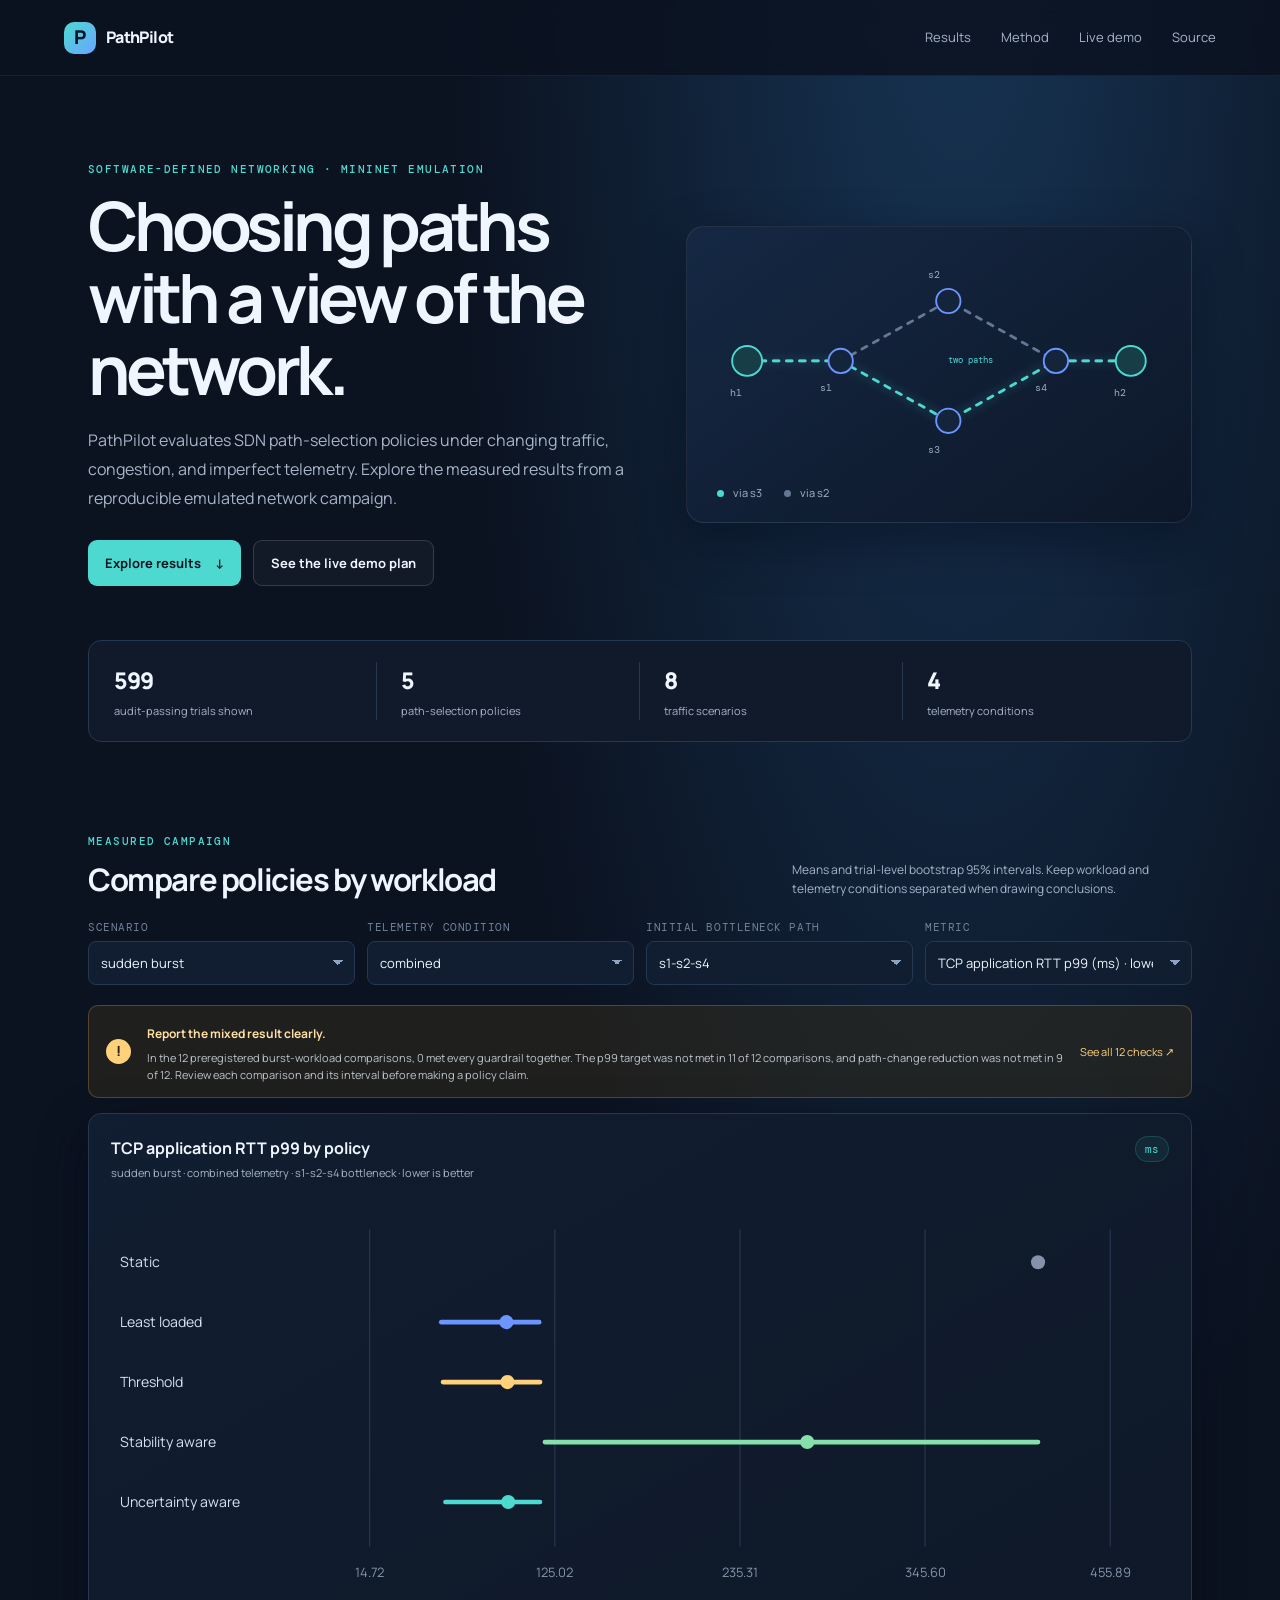
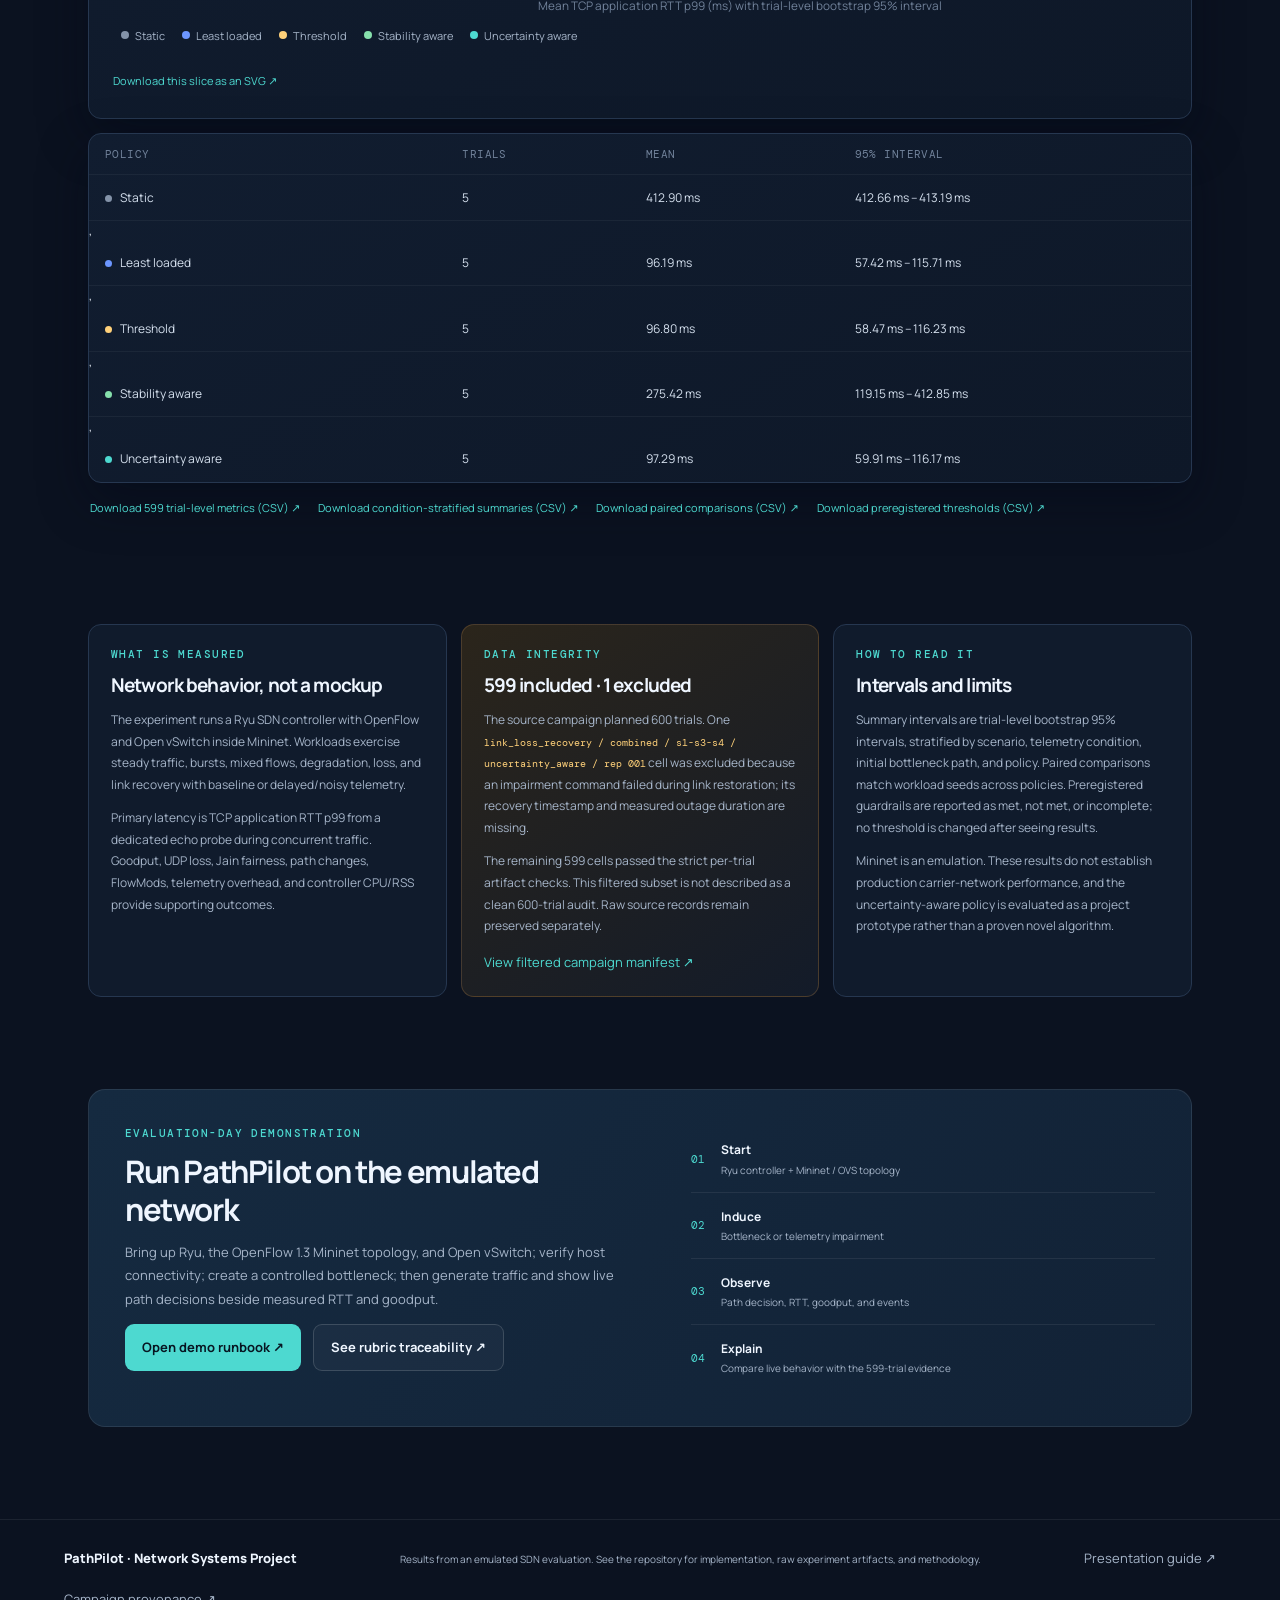
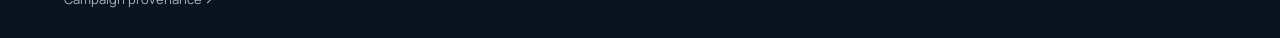
<file: site/index.html>
<!doctype html>
<html lang="en">
<head>
  <meta charset="utf-8">
  <meta name="viewport" content="width=device-width, initial-scale=1">
  <meta name="theme-color" content="#0b1220">
  <title>PathPilot | SDN Path Selection Evaluation</title>
  <link rel="stylesheet" href="styles.css">
</head>
<body>
  <header class="topbar">
    <a class="brand" href="#top"><span class="brand-mark">P</span> PathPilot</a>
    <nav><a href="#results">Results</a><a href="#method">Method</a><a href="#demo">Live demo</a><a href="https://github.com/SrihithKurelli/PathPilot">Source</a></nav>
  </header>
  <main id="top">
    <section class="hero">
      <div class="hero-copy">
        <p class="eyebrow">Software-defined networking · Mininet emulation</p>
        <h1>Choosing paths with a view of the network.</h1>
        <p class="lede">PathPilot evaluates SDN path-selection policies under changing traffic, congestion, and imperfect telemetry. Explore the measured results from a reproducible emulated network campaign.</p>
        <div class="hero-actions"><a class="button primary" href="#results">Explore results <span aria-hidden="true">↓</span></a><a class="button secondary" href="#demo">See the live demo plan</a></div>
      </div>
      <div class="network-card" aria-label="Illustration of alternate network paths">
        <svg viewBox="0 0 500 250" role="img" aria-labelledby="network-title"><title id="network-title">PathPilot Mininet topology: h1 to s1, parallel paths through s2 or s3, converging at s4 and h2</title>
          <path class="route route-muted" d="M45 126 H145 L260 62 L375 126 H455"/><path class="route route-active" d="M45 126 H145 L260 190 L375 126 H455"/>
          <circle class="node endpoint" cx="45" cy="126" r="16"/><circle class="node" cx="145" cy="126" r="13"/><circle class="node" cx="260" cy="62" r="13"/><circle class="node" cx="260" cy="190" r="13"/><circle class="node" cx="375" cy="126" r="13"/><circle class="node endpoint" cx="455" cy="126" r="16"/>
          <text x="27" y="164">h1</text><text x="437" y="164">h2</text><text x="123" y="158">s1</text><text x="238" y="37">s2</text><text x="238" y="224">s3</text><text x="353" y="158">s4</text>
          <text class="path-label" x="260" y="128">two paths</text>
        </svg>
        <div class="network-caption"><span><i class="dot cyan"></i> via s3</span><span><i class="dot muted"></i> via s2</span></div>
      </div>
    </section>

    <section class="facts" aria-label="Evaluation campaign facts">
      <article><span class="fact-number" id="included-count">599</span><span class="fact-label">audit-passing trials shown</span></article>
      <article><span class="fact-number">5</span><span class="fact-label">path-selection policies</span></article>
      <article><span class="fact-number">8</span><span class="fact-label">traffic scenarios</span></article>
      <article><span class="fact-number">4</span><span class="fact-label">telemetry conditions</span></article>
    </section>

    <section class="section" id="results">
      <div class="section-heading"><div><p class="eyebrow">Measured campaign</p><h2>Compare policies by workload</h2></div><p class="section-note">Means and trial-level bootstrap 95% intervals. Keep workload and telemetry conditions separated when drawing conclusions.</p></div>
      <div class="controls">
        <label>Scenario<select id="scenario"></select></label>
        <label>Telemetry condition<select id="condition"></select></label>
        <label>Initial bottleneck path<select id="path"></select></label>
        <label>Metric<select id="metric"><option value="tcp_app_rtt_p99_ms">TCP application RTT p99 (ms) ↓</option><option value="aggregate_goodput_mbps">Aggregate goodput (Mbps) ↑</option><option value="udp_loss_pct">UDP packet loss (%) ↓</option><option value="jain_fairness">Jain fairness ↑</option><option value="path_changes_per_minute">Path changes per minute ↓</option><option value="controller_cpu_seconds">Controller CPU time (s) ↓</option><option value="controller_rss_peak_mb">Controller peak RSS (MB) ↓</option></select></label>
      </div>
      <div class="result-note"><div class="result-note-mark">!</div><div><strong>Report the mixed result clearly.</strong><p>In the 12 preregistered burst-workload comparisons, 0 met every guardrail together. The p99 target was not met in 11 of 12 comparisons, and path-change reduction was not met in 9 of 12. Review each comparison and its interval before making a policy claim.</p></div><a href="data/PREREGISTERED_THRESHOLD_EVALUATION.csv">See all 12 checks ↗</a></div>
      <div class="chart-card">
        <div class="chart-head"><div><h3 id="chart-title">Policy comparison</h3><p id="chart-description">Select a workload slice to compare observed means and 95% intervals.</p></div><span class="unit-pill" id="chart-unit">ms</span></div>
        <div class="chart-scroll"><svg id="chart" viewBox="0 0 900 360" role="img" aria-label="Policy metric comparison chart"></svg></div>
        <div class="legend" id="legend"></div>
        <div class="data-links chart-export"><a id="chart-export" href="data/plots/sudden_burst__combined__s1-s2-s4__tcp_app_rtt_p99_ms.svg" download>Download this slice as an SVG ↗</a></div>
      </div>
      <div class="table-wrap"><table><thead><tr><th>Policy</th><th>Trials</th><th>Mean</th><th>95% interval</th></tr></thead><tbody id="results-table"><tr><td colspan="4">Loading measured campaign data…</td></tr></tbody></table></div>
      <div class="data-links"><a href="data/trials.csv">Download 599 trial-level metrics (CSV) ↗</a><a href="data/FINAL_CAMPAIGN_SUMMARY.csv">Download condition-stratified summaries (CSV) ↗</a><a href="data/PAIRED_POLICY_COMPARISONS.csv">Download paired comparisons (CSV) ↗</a><a href="data/PREREGISTERED_THRESHOLD_EVALUATION.csv">Download preregistered thresholds (CSV) ↗</a></div>
    </section>

    <section class="section method-grid" id="method">
      <article class="info-card"><p class="eyebrow">What is measured</p><h2>Network behavior, not a mockup</h2><p>The experiment runs a Ryu SDN controller with OpenFlow and Open vSwitch inside Mininet. Workloads exercise steady traffic, bursts, mixed flows, degradation, loss, and link recovery with baseline or delayed/noisy telemetry.</p><p>Primary latency is TCP application RTT p99 from a dedicated echo probe during concurrent traffic. Goodput, UDP loss, Jain fairness, path changes, FlowMods, telemetry overhead, and controller CPU/RSS provide supporting outcomes.</p></article>
      <article class="info-card caveat-card"><p class="eyebrow">Data integrity</p><h2>599 included · 1 excluded</h2><p>The source campaign planned 600 trials. One <code>link_loss_recovery / combined / s1-s3-s4 / uncertainty_aware / rep 001</code> cell was excluded because an impairment command failed during link restoration; its recovery timestamp and measured outage duration are missing.</p><p>The remaining 599 cells passed the strict per-trial artifact checks. This filtered subset is not described as a clean 600-trial audit. Raw source records remain preserved separately.</p><a href="data/manifest.json">View filtered campaign manifest ↗</a></article>
      <article class="info-card"><p class="eyebrow">How to read it</p><h2>Intervals and limits</h2><p>Summary intervals are trial-level bootstrap 95% intervals, stratified by scenario, telemetry condition, initial bottleneck path, and policy. Paired comparisons match workload seeds across policies. Preregistered guardrails are reported as met, not met, or incomplete; no threshold is changed after seeing results.</p><p>Mininet is an emulation. These results do not establish production carrier-network performance, and the uncertainty-aware policy is evaluated as a project prototype rather than a proven novel algorithm.</p></article>
    </section>

    <section class="section demo-section" id="demo">
      <div><p class="eyebrow">Evaluation-day demonstration</p><h2>Run PathPilot on the emulated network</h2><p>Bring up Ryu, the OpenFlow 1.3 Mininet topology, and Open vSwitch; verify host connectivity; create a controlled bottleneck; then generate traffic and show live path decisions beside measured RTT and goodput.</p><div class="demo-actions"><a class="button primary" href="demo-runbook.html">Open demo runbook ↗</a><a class="button secondary" href="rubric-traceability.html">See rubric traceability ↗</a></div></div>
      <ol class="demo-steps"><li><span>01</span><div><b>Start</b><small>Ryu controller + Mininet / OVS topology</small></div></li><li><span>02</span><div><b>Induce</b><small>Bottleneck or telemetry impairment</small></div></li><li><span>03</span><div><b>Observe</b><small>Path decision, RTT, goodput, and events</small></div></li><li><span>04</span><div><b>Explain</b><small>Compare live behavior with the 599-trial evidence</small></div></li></ol>
    </section>
  </main>
  <footer><div class="footer-brand">PathPilot · Network Systems Project</div><p>Results from an emulated SDN evaluation. See the repository for implementation, raw experiment artifacts, and methodology.</p><a href="https://github.com/SrihithKurelli/PathPilot/blob/codex/pathpilot-implementation-followup/docs/FINAL_PRESENTATION_GUIDE.md">Presentation guide ↗</a><a href="data/manifest.json">Campaign provenance ↗</a></footer>
  <script src="app.js" defer></script>
</body>
</html>
</file>
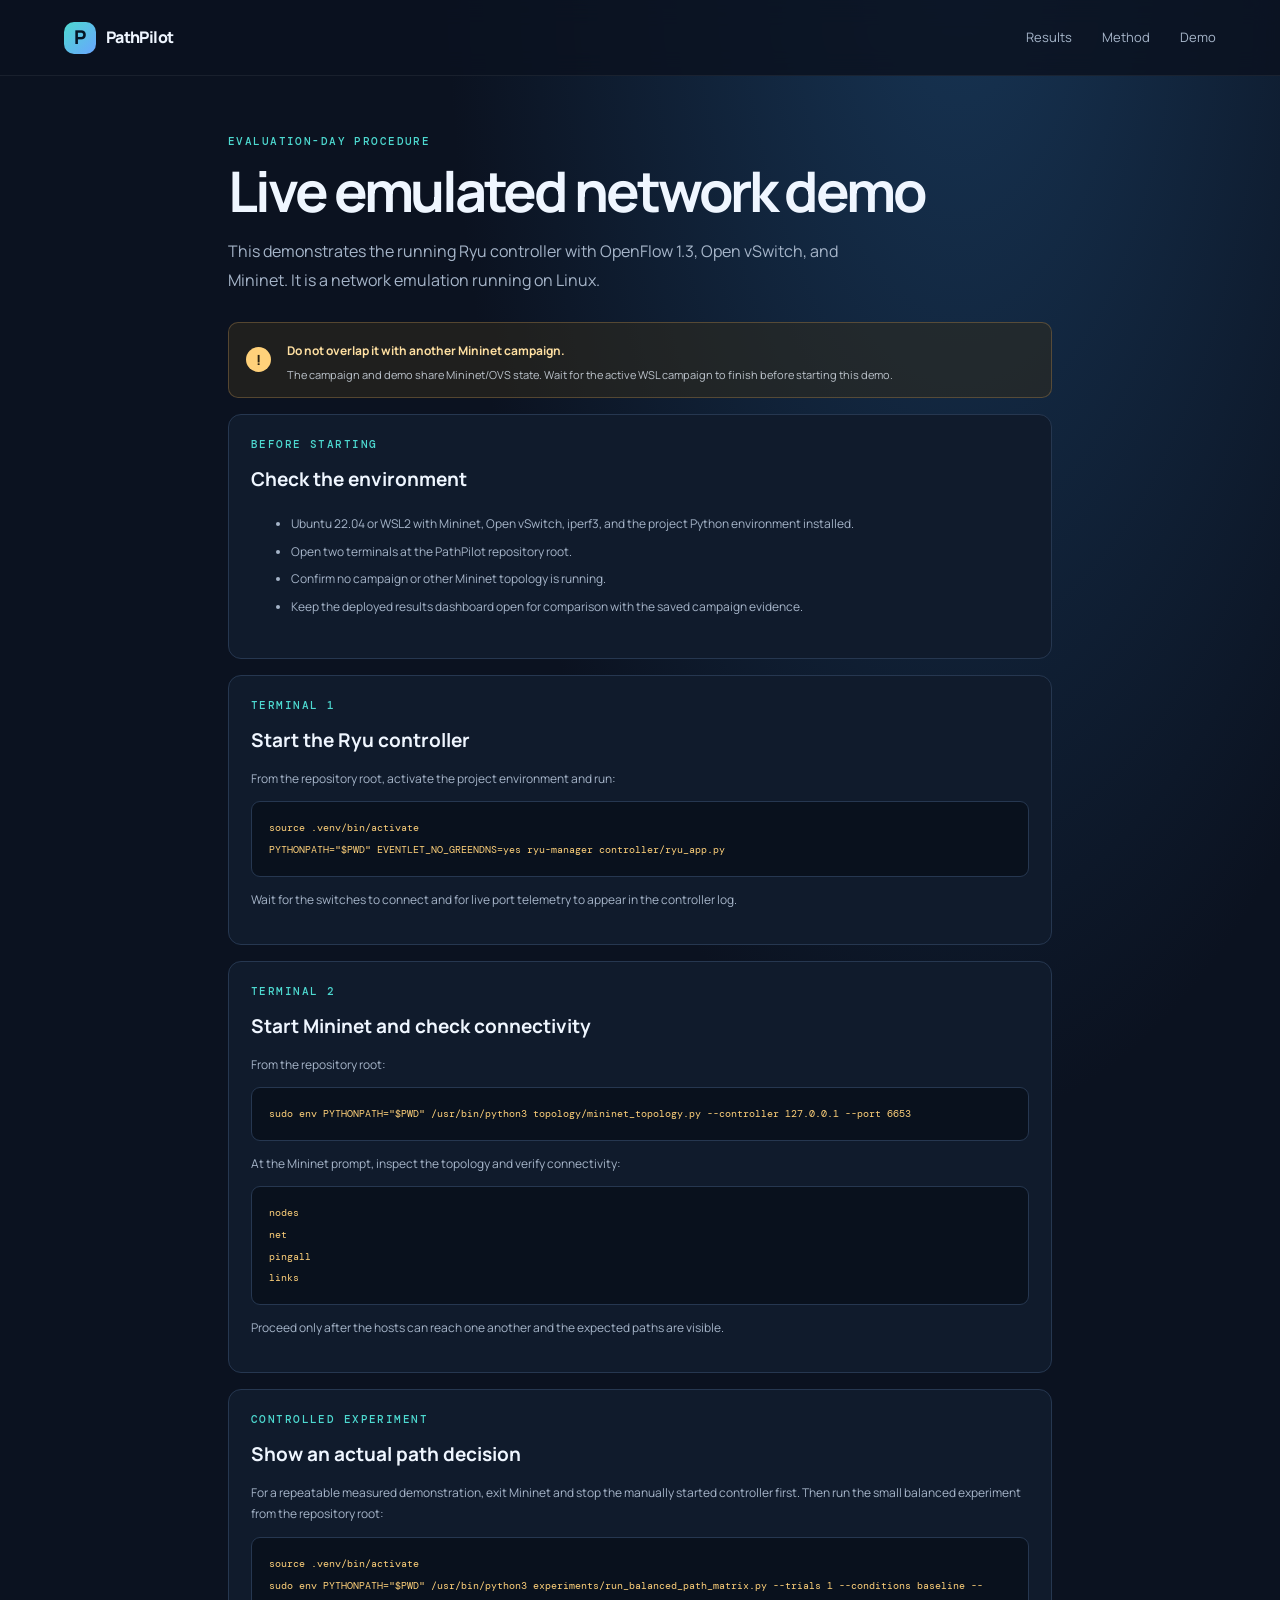
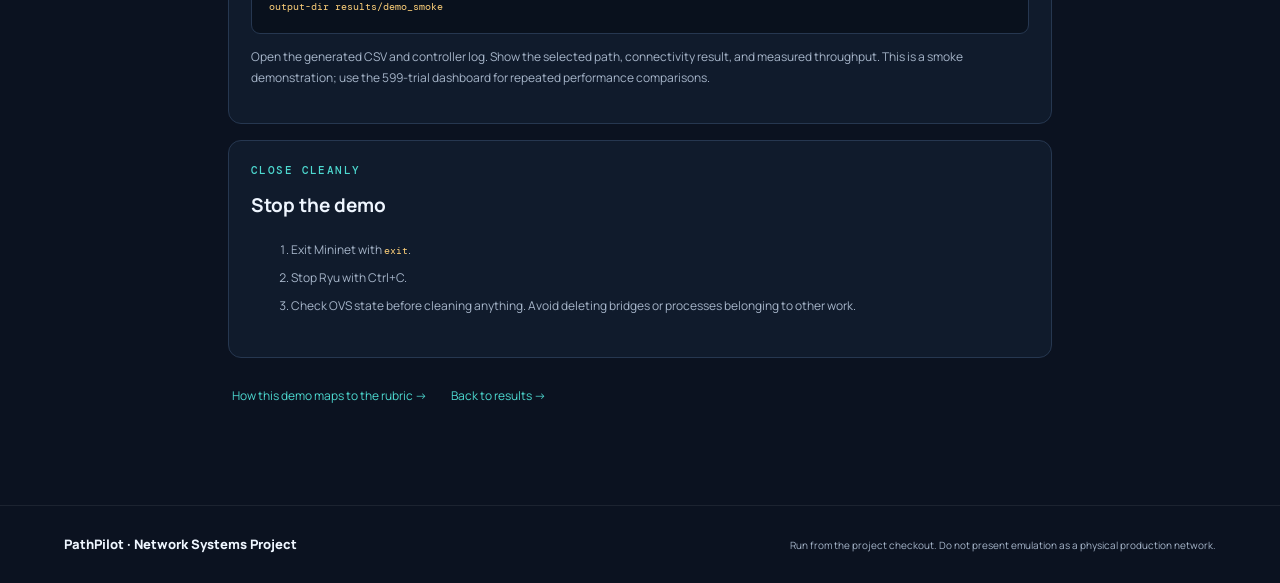
<file: site/demo-runbook.html>
<!doctype html>
<html lang="en">
<head><meta charset="utf-8"><meta name="viewport" content="width=device-width,initial-scale=1"><title>PathPilot demo runbook</title><link rel="stylesheet" href="styles.css"></head>
<body>
<header class="topbar"><a class="brand" href="index.html"><span class="brand-mark">P</span> PathPilot</a><nav><a href="index.html#results">Results</a><a href="index.html#method">Method</a><a href="index.html#demo">Demo</a></nav></header>
<main class="doc-page">
<p class="eyebrow">Evaluation-day procedure</p><h1>Live emulated network demo</h1>
<p class="lede">This demonstrates the running Ryu controller with OpenFlow 1.3, Open vSwitch, and Mininet. It is a network emulation running on Linux.</p>
<div class="result-note"><div class="result-note-mark">!</div><div><strong>Do not overlap it with another Mininet campaign.</strong><p>The campaign and demo share Mininet/OVS state. Wait for the active WSL campaign to finish before starting this demo.</p></div></div>
<section class="info-card"><p class="eyebrow">Before starting</p><h2>Check the environment</h2><ul><li>Ubuntu 22.04 or WSL2 with Mininet, Open vSwitch, iperf3, and the project Python environment installed.</li><li>Open two terminals at the PathPilot repository root.</li><li>Confirm no campaign or other Mininet topology is running.</li><li>Keep the deployed results dashboard open for comparison with the saved campaign evidence.</li></ul></section>
<section class="info-card"><p class="eyebrow">Terminal 1</p><h2>Start the Ryu controller</h2><p>From the repository root, activate the project environment and run:</p><pre><code>source .venv/bin/activate
PYTHONPATH="$PWD" EVENTLET_NO_GREENDNS=yes ryu-manager controller/ryu_app.py</code></pre><p>Wait for the switches to connect and for live port telemetry to appear in the controller log.</p></section>
<section class="info-card"><p class="eyebrow">Terminal 2</p><h2>Start Mininet and check connectivity</h2><p>From the repository root:</p><pre><code>sudo env PYTHONPATH="$PWD" /usr/bin/python3 topology/mininet_topology.py --controller 127.0.0.1 --port 6653</code></pre><p>At the Mininet prompt, inspect the topology and verify connectivity:</p><pre><code>nodes
net
pingall
links</code></pre><p>Proceed only after the hosts can reach one another and the expected paths are visible.</p></section>
<section class="info-card"><p class="eyebrow">Controlled experiment</p><h2>Show an actual path decision</h2><p>For a repeatable measured demonstration, exit Mininet and stop the manually started controller first. Then run the small balanced experiment from the repository root:</p><pre><code>source .venv/bin/activate
sudo env PYTHONPATH="$PWD" /usr/bin/python3 experiments/run_balanced_path_matrix.py --trials 1 --conditions baseline --output-dir results/demo_smoke</code></pre><p>Open the generated CSV and controller log. Show the selected path, connectivity result, and measured throughput. This is a smoke demonstration; use the 599-trial dashboard for repeated performance comparisons.</p></section>
<section class="info-card"><p class="eyebrow">Close cleanly</p><h2>Stop the demo</h2><ol><li>Exit Mininet with <code>exit</code>.</li><li>Stop Ryu with Ctrl+C.</li><li>Check OVS state before cleaning anything. Avoid deleting bridges or processes belonging to other work.</li></ol></section>
<p class="doc-links"><a href="rubric-traceability.html">How this demo maps to the rubric →</a> <a href="index.html">Back to results →</a></p>
</main>
<footer><div class="footer-brand">PathPilot · Network Systems Project</div><p>Run from the project checkout. Do not present emulation as a physical production network.</p></footer>
</body></html>
</file>
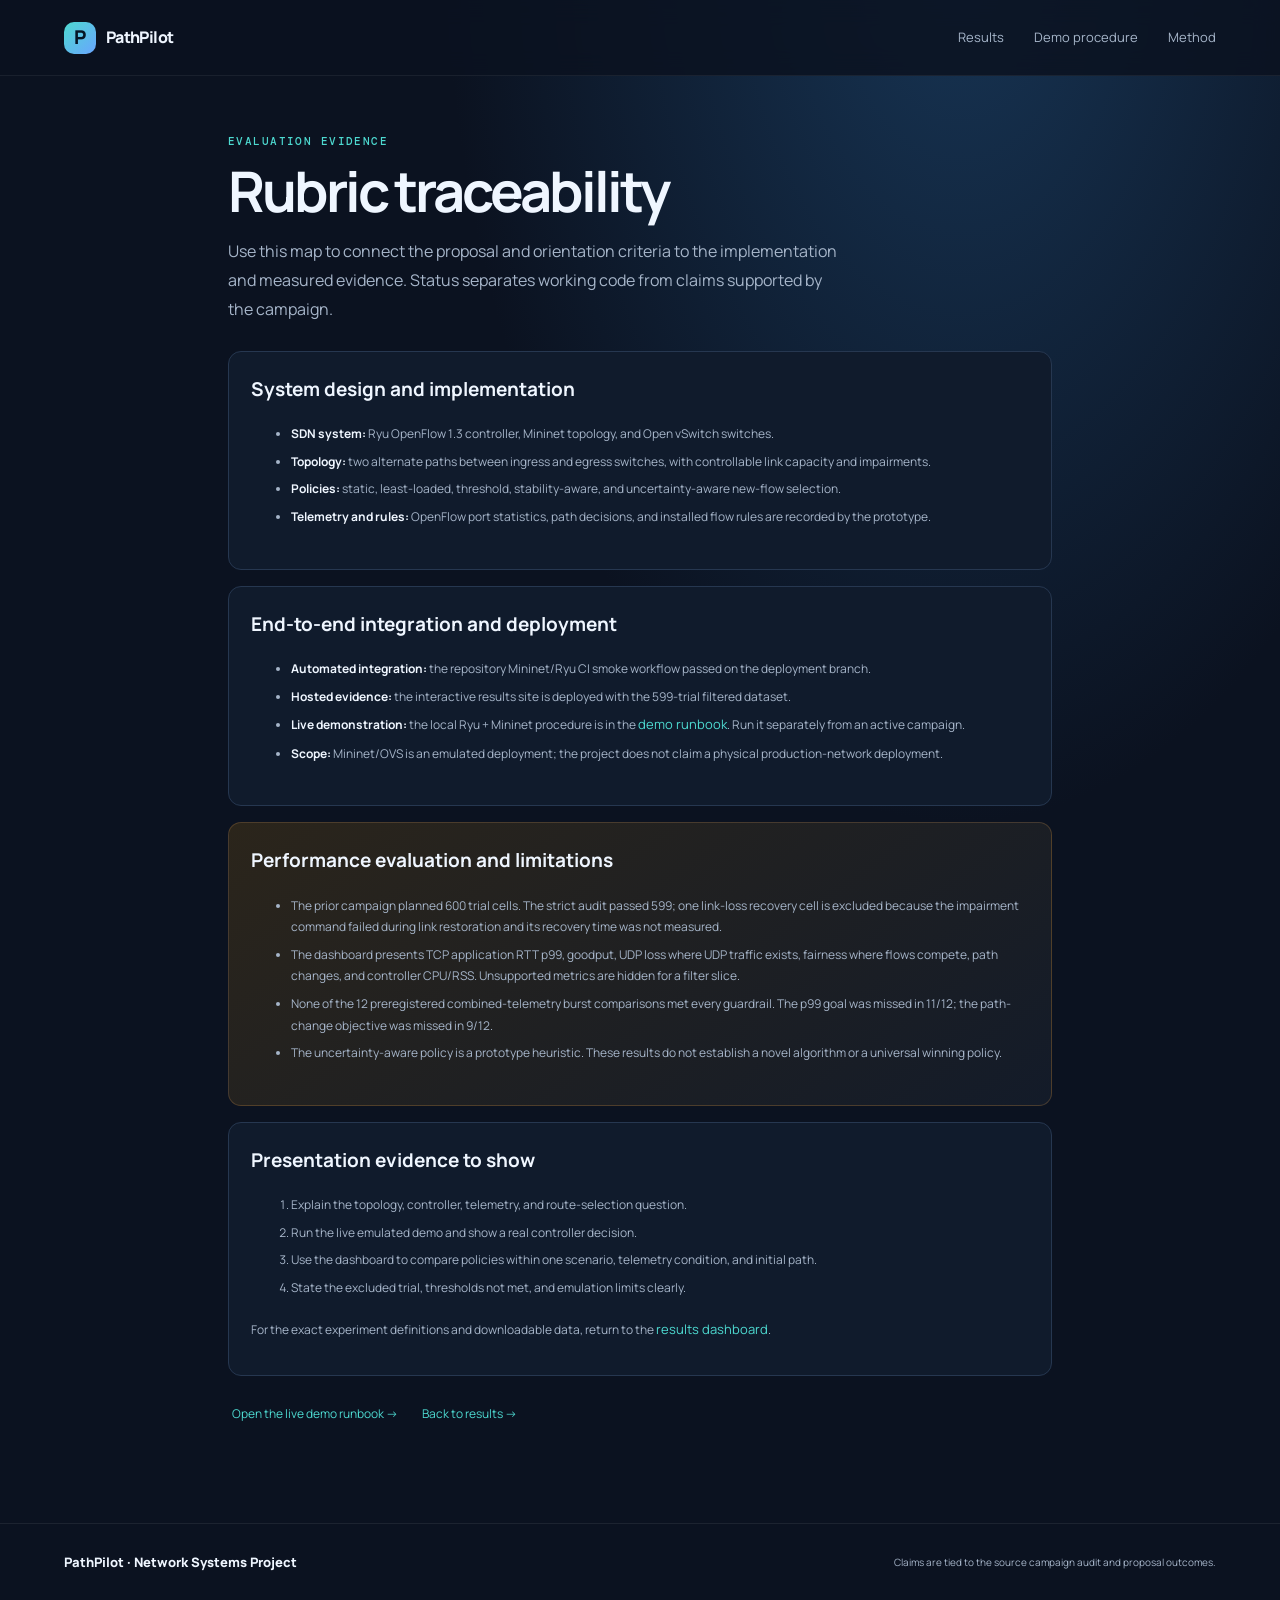
<file: site/rubric-traceability.html>
<!doctype html>
<html lang="en">
<head><meta charset="utf-8"><meta name="viewport" content="width=device-width,initial-scale=1"><title>PathPilot rubric traceability</title><link rel="stylesheet" href="styles.css"></head>
<body>
<header class="topbar"><a class="brand" href="index.html"><span class="brand-mark">P</span> PathPilot</a><nav><a href="index.html#results">Results</a><a href="demo-runbook.html">Demo procedure</a><a href="index.html#method">Method</a></nav></header>
<main class="doc-page">
<p class="eyebrow">Evaluation evidence</p><h1>Rubric traceability</h1>
<p class="lede">Use this map to connect the proposal and orientation criteria to the implementation and measured evidence. Status separates working code from claims supported by the campaign.</p>
<section class="info-card"><h2>System design and implementation</h2><ul><li><strong>SDN system:</strong> Ryu OpenFlow 1.3 controller, Mininet topology, and Open vSwitch switches.</li><li><strong>Topology:</strong> two alternate paths between ingress and egress switches, with controllable link capacity and impairments.</li><li><strong>Policies:</strong> static, least-loaded, threshold, stability-aware, and uncertainty-aware new-flow selection.</li><li><strong>Telemetry and rules:</strong> OpenFlow port statistics, path decisions, and installed flow rules are recorded by the prototype.</li></ul></section>
<section class="info-card"><h2>End-to-end integration and deployment</h2><ul><li><strong>Automated integration:</strong> the repository Mininet/Ryu CI smoke workflow passed on the deployment branch.</li><li><strong>Hosted evidence:</strong> the interactive results site is deployed with the 599-trial filtered dataset.</li><li><strong>Live demonstration:</strong> the local Ryu + Mininet procedure is in the <a href="demo-runbook.html">demo runbook</a>. Run it separately from an active campaign.</li><li><strong>Scope:</strong> Mininet/OVS is an emulated deployment; the project does not claim a physical production-network deployment.</li></ul></section>
<section class="info-card caveat-card"><h2>Performance evaluation and limitations</h2><ul><li>The prior campaign planned 600 trial cells. The strict audit passed 599; one link-loss recovery cell is excluded because the impairment command failed during link restoration and its recovery time was not measured.</li><li>The dashboard presents TCP application RTT p99, goodput, UDP loss where UDP traffic exists, fairness where flows compete, path changes, and controller CPU/RSS. Unsupported metrics are hidden for a filter slice.</li><li>None of the 12 preregistered combined-telemetry burst comparisons met every guardrail. The p99 goal was missed in 11/12; the path-change objective was missed in 9/12.</li><li>The uncertainty-aware policy is a prototype heuristic. These results do not establish a novel algorithm or a universal winning policy.</li></ul></section>
<section class="info-card"><h2>Presentation evidence to show</h2><ol><li>Explain the topology, controller, telemetry, and route-selection question.</li><li>Run the live emulated demo and show a real controller decision.</li><li>Use the dashboard to compare policies within one scenario, telemetry condition, and initial path.</li><li>State the excluded trial, thresholds not met, and emulation limits clearly.</li></ol><p>For the exact experiment definitions and downloadable data, return to the <a href="index.html#results">results dashboard</a>.</p></section>
<p class="doc-links"><a href="demo-runbook.html">Open the live demo runbook →</a> <a href="index.html">Back to results →</a></p>
</main>
<footer><div class="footer-brand">PathPilot · Network Systems Project</div><p>Claims are tied to the source campaign audit and proposal outcomes.</p></footer>
</body></html>
</file>
<file: site/styles.css>
@import url('https://fonts.googleapis.com/css2?family=DM+Mono:wght@400;500&family=Manrope:wght@400;500;600;700;800&display=swap');
:root{color-scheme:dark;--ink:#eff6ff;--muted:#a6b5c9;--subtle:#71829a;--bg:#0b1220;--panel:#101b2d;--panel2:#142138;--line:#263750;--cyan:#4dd9d0;--blue:#6c96ff;--mint:#86e0ac;--amber:#ffd17a;--rose:#ff8b91;--shadow:0 18px 50px #03081766}*{box-sizing:border-box}html{scroll-behavior:smooth}body{margin:0;background:radial-gradient(ellipse at 75% -5%,#173555 0,transparent 38%),var(--bg);color:var(--ink);font-family:Manrope,system-ui,sans-serif;line-height:1.6}.topbar{height:76px;display:flex;align-items:center;justify-content:space-between;padding:0 max(5vw,24px);border-bottom:1px solid #ffffff10;background:#0b1220d9;backdrop-filter:blur(12px);position:sticky;top:0;z-index:10}.brand{text-decoration:none;color:var(--ink);font-weight:800;letter-spacing:-.04em;display:flex;align-items:center;gap:10px}.brand-mark{display:grid;place-items:center;width:32px;height:32px;border-radius:10px;background:linear-gradient(135deg,var(--cyan),#69a5ff);color:#061526;font-size:19px}nav{display:flex;gap:30px}nav a,footer a,.info-card a{color:var(--muted);font-size:13px;text-decoration:none}nav a:hover,footer a:hover,.info-card a:hover{color:var(--cyan)}main{max-width:1160px;margin:auto;padding:0 28px}.hero{display:grid;grid-template-columns:1.04fr .96fr;align-items:center;gap:50px;padding:86px 0 50px}.eyebrow{color:var(--cyan);font:500 11px 'DM Mono',monospace;letter-spacing:.13em;text-transform:uppercase;margin:0 0 13px}.hero h1{max-width:610px;font-size:clamp(44px,6vw,68px);line-height:1.06;letter-spacing:-.065em;margin:0 0 21px}.lede{max-width:610px;color:var(--muted);font-size:16px;line-height:1.8;margin:0 0 27px}.hero-actions,.demo-actions{display:flex;gap:12px;flex-wrap:wrap}.button{padding:12px 17px;border-radius:9px;text-decoration:none;font-size:13px;font-weight:700;display:inline-flex;align-items:center;gap:14px;transition:transform .15s ease}.button:hover{transform:translateY(-2px)}.primary{background:var(--cyan);color:#071622}.secondary{border:1px solid #ffffff26;color:var(--ink);background:#ffffff08}.network-card{padding:16px 18px 12px;background:linear-gradient(145deg,#152843,#0d1729);border:1px solid #ffffff14;border-radius:18px;box-shadow:var(--shadow)}.network-card svg{width:100%;height:auto;overflow:visible}.route{fill:none;stroke-width:3;stroke-linecap:round;stroke-dasharray:6 8}.route-active{stroke:var(--cyan);filter:drop-shadow(0 0 5px #4dd9d077)}.route-muted{stroke:#647893}.node{fill:#14253b;stroke:#6c96ff;stroke-width:2}.node.endpoint{fill:#173d47;stroke:var(--cyan)}.network-card text{fill:#9badc3;font:11px 'DM Mono',monospace}.network-card .path-label{fill:var(--cyan);font-size:10px}.network-caption{display:flex;gap:22px;padding:0 12px 8px;color:var(--muted);font-size:11px}.dot{display:inline-block;width:7px;height:7px;border-radius:99px;margin-right:7px}.cyan{background:var(--cyan)}.muted{background:#647893}.facts{display:grid;grid-template-columns:repeat(4,1fr);border:1px solid var(--line);border-radius:13px;background:#101a2b;padding:21px 25px;margin:4px 0 92px}.facts article{display:flex;flex-direction:column;gap:3px;border-right:1px solid var(--line);padding-left:24px}.facts article:first-child{padding-left:0}.facts article:last-child{border:0}.fact-number{font-size:23px;font-weight:800;letter-spacing:-.04em}.fact-label{color:var(--muted);font-size:11px}.section{margin:0 0 92px;scroll-margin-top:105px}.section-heading{display:flex;align-items:end;justify-content:space-between;gap:30px;margin-bottom:22px}.section h2,.section-heading h2{font-size:31px;line-height:1.2;letter-spacing:-.045em;margin:0}.section-note{max-width:400px;color:var(--muted);font-size:12px;margin:0}.controls{display:grid;grid-template-columns:repeat(4,1fr);gap:12px;margin:20px 0}.controls label{color:var(--subtle);font:11px 'DM Mono',monospace;text-transform:uppercase;letter-spacing:.05em}.controls select{appearance:none;display:block;width:100%;margin-top:7px;padding:12px 38px 12px 12px;border-radius:8px;background:#111e31;color:var(--ink);border:1px solid var(--line);font:13px Manrope,sans-serif;background-image:linear-gradient(45deg,transparent 50%,#8da3bf 50%),linear-gradient(135deg,#8da3bf 50%,transparent 50%);background-position:calc(100% - 16px) 18px,calc(100% - 11px) 18px;background-size:5px 5px;background-repeat:no-repeat}.chart-card,.table-wrap{border:1px solid var(--line);border-radius:13px;background:linear-gradient(150deg,#111d30,#0e1828);box-shadow:var(--shadow)}.chart-card{padding:22px 22px 12px}.chart-head{display:flex;justify-content:space-between;gap:20px;align-items:start}.chart-head h3{margin:0;font-size:16px}.chart-head p{margin:3px 0 0;color:var(--muted);font-size:11px}.unit-pill{font:11px 'DM Mono',monospace;padding:5px 9px;border-radius:20px;color:var(--cyan);background:#4dd9d012;border:1px solid #4dd9d02c}.chart-scroll{overflow-x:auto}.chart-scroll svg{min-width:650px;width:100%;height:auto;margin-top:12px}.legend{display:flex;gap:17px;flex-wrap:wrap;padding:2px 10px 12px;color:var(--muted);font-size:11px}.legend span{display:flex;align-items:center;gap:6px}.legend i{width:8px;height:8px;border-radius:50%}.table-wrap{margin-top:14px;overflow:auto}table{width:100%;border-collapse:collapse;font-size:12px}th,td{text-align:left;padding:13px 16px;border-bottom:1px solid #ffffff0c;white-space:nowrap}th{font:11px 'DM Mono',monospace;text-transform:uppercase;letter-spacing:.04em;color:var(--subtle)}td{color:#d5e0ee}tbody tr:last-child td{border:0}.policy-dot{display:inline-block;width:7px;height:7px;border-radius:50%;margin-right:8px}.data-links{display:flex;gap:18px;flex-wrap:wrap;padding:16px 2px}.data-links a{color:var(--cyan);font-size:11px;text-decoration:none}.data-links a:hover{text-decoration:underline}.method-grid{display:grid;grid-template-columns:repeat(3,1fr);gap:14px}.info-card{padding:22px;border:1px solid var(--line);border-radius:13px;background:#101b2c}.info-card h2{font-size:19px;margin:0 0 12px}.info-card p:not(.eyebrow){font-size:12px;color:var(--muted);line-height:1.8}.info-card code{font:10px 'DM Mono',monospace;color:#ffd17a}.info-card a{color:var(--cyan)}.caveat-card{background:linear-gradient(145deg,#2b251b,#131b29);border-color:#8c673e66}.demo-section{display:grid;grid-template-columns:1fr .9fr;gap:50px;padding:36px;border-radius:17px;background:linear-gradient(130deg,#152a40,#122236);border:1px solid #ffffff16}.demo-section>div>p:not(.eyebrow){color:var(--muted);font-size:13px;line-height:1.8;max-width:570px}.demo-section h2{max-width:480px;margin-bottom:12px}.demo-steps{list-style:none;margin:0;padding:0}.demo-steps li{display:flex;gap:16px;padding:14px 0;border-bottom:1px solid #ffffff12;align-items:center}.demo-steps li:last-child{border:0}.demo-steps li>span{color:var(--cyan);font:11px 'DM Mono',monospace}.demo-steps b,.demo-steps small{display:block}.demo-steps b{font-size:12px}.demo-steps small{color:var(--muted);font-size:10px;margin-top:2px}footer{border-top:1px solid #ffffff12;padding:28px max(5vw,24px);display:flex;justify-content:space-between;align-items:center;gap:20px;flex-wrap:wrap;color:var(--muted)}footer p{font-size:10px;margin:0}.footer-brand{color:var(--ink);font-weight:800;font-size:13px}
@media(max-width:850px){.hero{grid-template-columns:1fr;gap:28px;padding-top:56px}.network-card{max-width:620px}.section-heading{display:block}.section-note{margin-top:12px}.controls{grid-template-columns:repeat(2,1fr)}.method-grid{grid-template-columns:1fr 1fr}.demo-section{grid-template-columns:1fr;gap:22px}}@media(max-width:560px){.topbar{height:62px;padding:0 18px}nav{gap:14px}nav a{font-size:10px}nav a:nth-child(2){display:none}main{padding:0 17px}.hero{padding-top:44px}.hero h1{font-size:44px}.lede{font-size:14px}.facts{grid-template-columns:1fr 1fr;row-gap:20px;margin-bottom:65px}.facts article{padding-left:12px}.facts article:nth-child(2){border:0}.facts article:nth-child(3){padding-left:0}.controls{grid-template-columns:1fr 1fr;gap:8px}.controls select{font-size:11px}.section{margin-bottom:65px}.section h2,.section-heading h2{font-size:26px}.chart-card{padding:17px 12px 8px}.chart-head{padding:0 6px}.method-grid{grid-template-columns:1fr}.demo-section{padding:23px 18px}.network-card{padding:10px}.data-links{gap:9px 15px}}
.result-note{display:grid;grid-template-columns:28px 1fr auto;align-items:center;gap:13px;padding:14px 17px;margin:15px 0;border:1px solid #a6814d66;border-radius:10px;background:#322b1d88}.result-note-mark{width:25px;height:25px;border-radius:50%;display:grid;place-items:center;background:#ffd17a;color:#292111;font-weight:800;font-size:14px}.result-note strong{font-size:12px;color:#ffe0a2}.result-note p{margin:3px 0 0;color:#bdc4cc;font-size:11px;line-height:1.55}.result-note>a{color:var(--amber);font-size:11px;text-decoration:none;white-space:nowrap}@media(max-width:560px){.result-note{grid-template-columns:25px 1fr}.result-note>a{grid-column:2}}
.doc-page{max-width:880px;padding-top:58px;padding-bottom:72px}.doc-page h1{font-size:clamp(38px,5vw,56px);letter-spacing:-.055em;line-height:1.08;margin:0 0 16px}.doc-page .info-card{margin:16px 0}.doc-page .info-card h2{margin-bottom:12px}.doc-page .info-card li{font-size:12px;color:var(--muted);line-height:1.8;padding:3px 0}.doc-page .info-card strong{color:var(--ink)}.doc-page pre{overflow-x:auto;padding:15px 17px;border:1px solid var(--line);border-radius:9px;background:#09111d;color:#b9e9e5;font:12px/1.8 "DM Mono",monospace;white-space:pre-wrap}.doc-page code{font-family:"DM Mono",monospace}.doc-page .info-card a,.doc-links a{color:var(--cyan);text-decoration:none}.doc-page .info-card a:hover,.doc-links a:hover{text-decoration:underline}.doc-links{display:flex;gap:24px;flex-wrap:wrap;margin:28px 4px}.doc-links a{font-size:12px}@media(max-width:560px){.doc-page{padding-top:38px}.doc-page .info-card{padding:18px}.doc-page pre{font-size:10px;padding:12px}}
</file>
